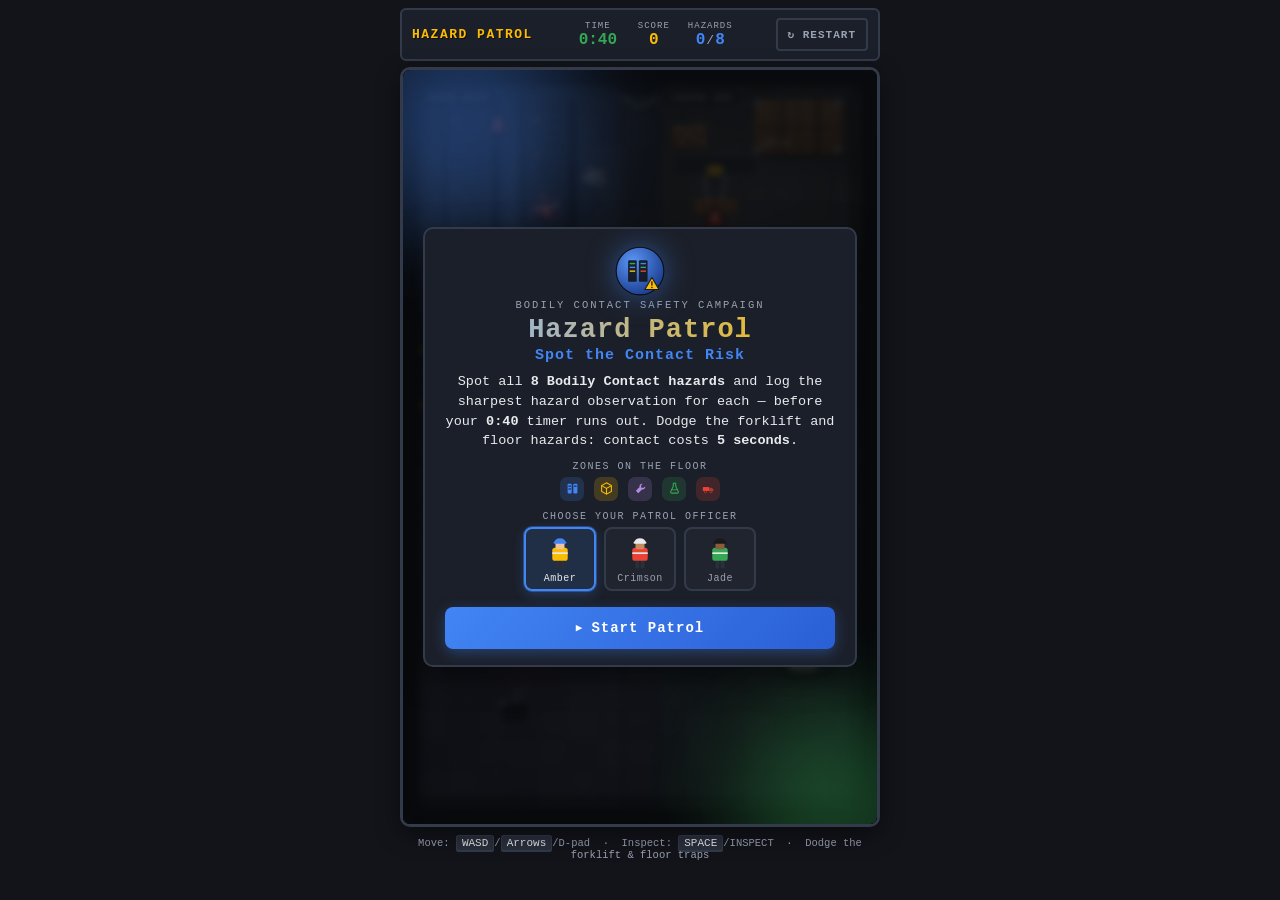
<file: index.html>
<!DOCTYPE html>
<html lang="en">
<head>
<meta charset="UTF-8">
<meta name="viewport" content="width=device-width, initial-scale=1.0, maximum-scale=1.0, user-scalable=no">
<title>Hazard Patrol: Spot the Contact Risk</title>
<link rel="stylesheet" href="style.css">
</head>
<body>
<div id="app">

  <!-- ============ HUD BAR ============ -->
  <header id="hud">
    <div class="hud-brand">HAZARD PATROL</div>
    <div class="hud-stats">
      <div class="hud-item"><span class="hud-label">TIME</span><span class="hud-value" id="hudTime">0:40</span></div>
      <div class="hud-item"><span class="hud-label">SCORE</span><span class="hud-value" id="hudScore">0</span></div>
      <div class="hud-item"><span class="hud-label">HAZARDS</span><span class="hud-value"><span id="hudFound">0</span><span class="hud-sep">/</span><span id="hudTotal">8</span></span></div>
    </div>
    <button id="restartBtn" title="Restart patrol">&#8635;<span class="restart-label"> RESTART</span></button>
  </header>

  <!-- ============ GAME STAGE ============ -->
  <div id="stage">
    <canvas id="gameCanvas" width="480" height="760"></canvas>

    <!-- Floating "press space" prompt & collision toast rendered as DOM for crisp text -->
    <div id="promptBubble" class="hidden">SPACE to inspect</div>
    <div id="toast" class="hidden"></div>

    <!-- On-screen touch controls — shown only on touch devices (see script.js) -->
    <div id="touchControls" class="touch-controls">
      <div class="dpad">
        <button id="btnUp" class="dpad-btn dpad-up" aria-label="Move up">&#9650;</button>
        <button id="btnLeft" class="dpad-btn dpad-left" aria-label="Move left">&#9664;</button>
        <button id="btnRight" class="dpad-btn dpad-right" aria-label="Move right">&#9654;</button>
        <button id="btnDown" class="dpad-btn dpad-down" aria-label="Move down">&#9660;</button>
      </div>
      <button id="btnInspect" class="inspect-btn" aria-label="Inspect hazard">INSPECT</button>
    </div>

    <!-- ============ START SCREEN ============ -->
    <div id="startScreen" class="overlay">
      <div class="aurora" aria-hidden="true">
        <span class="blob blob-blue"></span>
        <span class="blob blob-green"></span>
      </div>
      <div class="particles" aria-hidden="true">
        <span class="particle" style="left:6%; animation-delay:0s;"></span>
        <span class="particle" style="left:18%; animation-delay:1.6s;"></span>
        <span class="particle" style="left:32%; animation-delay:0.7s;"></span>
        <span class="particle" style="left:48%; animation-delay:2.4s;"></span>
        <span class="particle" style="left:62%; animation-delay:1.1s;"></span>
        <span class="particle" style="left:76%; animation-delay:2.9s;"></span>
        <span class="particle" style="left:90%; animation-delay:0.4s;"></span>
      </div>

      <div class="card wide">
        <div class="hero-badge">
          <svg viewBox="0 0 96 96" xmlns="http://www.w3.org/2000/svg" aria-hidden="true">
            <defs>
              <radialGradient id="heroGrad" cx="35%" cy="30%" r="75%">
                <stop offset="0%" stop-color="#5b95f5"/>
                <stop offset="100%" stop-color="#1a3d8f"/>
              </radialGradient>
            </defs>
            <circle cx="48" cy="48" r="44" fill="url(#heroGrad)" stroke="#0d0e12" stroke-width="2"/>
            <rect x="26" y="28" width="16" height="40" rx="2" fill="#12141a" opacity="0.9"/>
            <rect x="46" y="28" width="16" height="40" rx="2" fill="#12141a" opacity="0.9"/>
            <rect x="29" y="33" width="10" height="2.6" fill="#34A853"/>
            <rect x="29" y="40" width="10" height="2.6" fill="#4285F4"/>
            <rect x="29" y="47" width="10" height="2.6" fill="#FBBC05"/>
            <rect x="49" y="33" width="10" height="2.6" fill="#4285F4"/>
            <rect x="49" y="40" width="10" height="2.6" fill="#34A853"/>
            <rect x="49" y="47" width="10" height="2.6" fill="#EA4335"/>
            <path d="M70 60 L83 82 H57 Z" fill="#FBBC05" stroke="#1a1a1a" stroke-width="2" stroke-linejoin="round"/>
            <rect x="68.8" y="67" width="2.4" height="8" fill="#1a1a1a"/>
            <circle cx="70" cy="78.5" r="1.5" fill="#1a1a1a"/>
          </svg>
        </div>

        <p class="kicker">Bodily Contact Safety Campaign</p>
        <h1>Hazard Patrol</h1>
        <h2 class="subtitle">Spot the Contact Risk</h2>
        <p class="lead">
          Spot all <strong>8 Bodily Contact hazards</strong> and log the sharpest hazard observation
          for each — before your <strong id="introTime">0:40</strong> timer runs out.
          Dodge the forklift and floor hazards: contact costs <strong>5 seconds</strong>.
        </p>

        <p class="mini-label">Zones on the Floor</p>
        <div class="zone-strip">
          <span class="zone-icon zone-icon-rack" title="Server Rack Aisle"><svg viewBox="0 0 16 16"><rect x="2" y="2" width="5" height="12" rx="1" fill="currentColor"/><rect x="9" y="2" width="5" height="12" rx="1" fill="currentColor"/><rect x="3" y="4.5" width="3" height="1.2" fill="#12141a"/><rect x="3" y="8" width="3" height="1.2" fill="#12141a"/><rect x="10" y="4.5" width="3" height="1.2" fill="#12141a"/></svg></span>
          <span class="zone-icon zone-icon-load" title="Loading Area"><svg viewBox="0 0 16 16"><path d="M8 1 14 4.5 14 11.5 8 15 2 11.5 2 4.5Z" fill="none" stroke="currentColor" stroke-width="1.3"/><path d="M2 4.5 8 8 14 4.5M8 8V15" fill="none" stroke="currentColor" stroke-width="1.3"/></svg></span>
          <span class="zone-icon zone-icon-maint" title="Maintenance Area"><svg viewBox="0 0 16 16"><path d="M10.6 2.3a3 3 0 0 0-3.7 3.9L2.3 10.8l2.9 2.9 4.6-4.6a3 3 0 0 0 3.9-3.7L11.9 7.2 8.8 7.2 8.8 4.1Z" fill="currentColor"/></svg></span>
          <span class="zone-icon zone-icon-chem" title="Chemical Storage Corner"><svg viewBox="0 0 16 16"><path d="M6 1.5h4M6.5 1.5v3.8L3.4 11.7a1.4 1.4 0 0 0 1.3 2h6.6a1.4 1.4 0 0 0 1.3-2L9.5 5.3V1.5" fill="none" stroke="currentColor" stroke-width="1.3" stroke-linejoin="round"/><path d="M4.6 9.6h6.8" stroke="currentColor" stroke-width="1.1"/></svg></span>
          <span class="zone-icon zone-icon-path" title="Forklift Route"><svg viewBox="0 0 16 16"><rect x="1" y="6" width="8" height="5" rx="1" fill="currentColor"/><path d="M9 7h3l2 2v2h-5Z" fill="currentColor" opacity="0.65"/><circle cx="4.2" cy="12" r="1.3" fill="#12141a" stroke="currentColor" stroke-width="0.8"/><circle cx="11" cy="12" r="1.3" fill="#12141a" stroke="currentColor" stroke-width="0.8"/></svg></span>
        </div>

        <div class="char-select">
          <p class="mini-label">Choose Your Patrol Officer</p>
          <div class="char-options" id="charOptions">
            <button type="button" class="char-btn selected" data-char="0" aria-pressed="true">
              <svg viewBox="0 0 40 56" aria-hidden="true">
                <rect x="13" y="38" width="6" height="14" rx="2" fill="#2b2f3a"/>
                <rect x="21" y="38" width="6" height="14" rx="2" fill="#2b2f3a"/>
                <rect x="8" y="20" width="24" height="20" rx="4" fill="#FBBC05"/>
                <rect x="8" y="27" width="24" height="2.5" fill="#e8eaed"/>
                <rect x="13" y="10" width="14" height="12" rx="3" fill="#f0c39a"/>
                <path d="M11 12a9 7 0 0 1 18 0Z" fill="#4285F4"/>
                <rect x="10" y="10.5" width="20" height="3" rx="1.5" fill="#4285F4"/>
              </svg>
              <span>Amber</span>
            </button>
            <button type="button" class="char-btn" data-char="1" aria-pressed="false">
              <svg viewBox="0 0 40 56" aria-hidden="true">
                <rect x="13" y="38" width="6" height="14" rx="2" fill="#2b2f3a"/>
                <rect x="21" y="38" width="6" height="14" rx="2" fill="#2b2f3a"/>
                <rect x="8" y="20" width="24" height="20" rx="4" fill="#EA4335"/>
                <rect x="8" y="27" width="24" height="2.5" fill="#e8eaed"/>
                <rect x="13" y="10" width="14" height="12" rx="3" fill="#c98a5b"/>
                <path d="M11 12a9 7 0 0 1 18 0Z" fill="#e8eaed"/>
                <rect x="10" y="10.5" width="20" height="3" rx="1.5" fill="#e8eaed"/>
              </svg>
              <span>Crimson</span>
            </button>
            <button type="button" class="char-btn" data-char="2" aria-pressed="false">
              <svg viewBox="0 0 40 56" aria-hidden="true">
                <rect x="13" y="38" width="6" height="14" rx="2" fill="#2b2f3a"/>
                <rect x="21" y="38" width="6" height="14" rx="2" fill="#2b2f3a"/>
                <rect x="8" y="20" width="24" height="20" rx="4" fill="#34A853"/>
                <rect x="8" y="27" width="24" height="2.5" fill="#e8eaed"/>
                <rect x="13" y="10" width="14" height="12" rx="3" fill="#8d5a3c"/>
                <path d="M11 12a9 7 0 0 1 18 0Z" fill="#1a1a1a"/>
                <rect x="10" y="10.5" width="20" height="3" rx="1.5" fill="#1a1a1a"/>
              </svg>
              <span>Jade</span>
            </button>
          </div>
        </div>

        <button id="startBtn" class="btn-primary"><span class="btn-icon">&#9654;</span> Start Patrol</button>
      </div>
    </div>

    <!-- ============ HAZARD INSPECT MODAL ============ -->
    <div id="hazardModal" class="overlay hidden">
      <div class="card">
        <p class="hz-zone" id="hzZone">ZONE</p>
        <h2 id="hzTitle">Hazard Name</h2>
        <p id="hzScenario">Scenario text.</p>

        <p class="hz-question">How should this hazard be logged?</p>
        <div id="hzOptions" class="hz-options"></div>

        <div id="hzFeedback" class="hz-feedback hidden">
          <p id="hzFeedbackText"></p>
          <p id="hzCategoryLine" class="hz-category"></p>
          <p id="hzPoints"></p>
          <button id="hzContinue" class="btn-primary">Continue Patrol</button>
        </div>
      </div>
    </div>

    <!-- ============ END SCREEN ============ -->
    <div id="endScreen" class="overlay hidden">
      <div class="aurora" aria-hidden="true">
        <span class="blob blob-blue"></span>
        <span class="blob blob-green"></span>
      </div>
      <div class="particles" aria-hidden="true">
        <span class="particle" style="left:10%; animation-delay:0.2s;"></span>
        <span class="particle" style="left:26%; animation-delay:1.9s;"></span>
        <span class="particle" style="left:40%; animation-delay:1s;"></span>
        <span class="particle" style="left:58%; animation-delay:2.6s;"></span>
        <span class="particle" style="left:72%; animation-delay:0.6s;"></span>
        <span class="particle" style="left:86%; animation-delay:1.4s;"></span>
      </div>

      <div class="card wide">
        <p class="kicker">Patrol Results</p>
        <h1 id="endHeadline">Patrol Complete</h1>
        <p class="rating" id="endRating">Rating</p>

        <div class="results-grid">
          <div class="result-box">
            <span class="result-label">Final Score</span>
            <span class="result-value" id="endScore">0 / 80</span>
          </div>
          <div class="result-box">
            <span class="result-label">Hazards Found</span>
            <span class="result-value" id="endFound">0 / 8</span>
          </div>
          <div class="result-box">
            <span class="result-label">Accuracy</span>
            <span class="result-value" id="endAccuracy">0%</span>
          </div>
        </div>

        <p class="lead small" id="endMessage"></p>
        <button id="playAgainBtn" class="btn-primary"><span class="btn-icon">&#8635;</span> Play Again</button>
      </div>
    </div>

  </div>

  <footer id="controlsBar">
    Move: <kbd>WASD</kbd>/<kbd>Arrows</kbd>/D-pad &nbsp;·&nbsp; Inspect: <kbd>SPACE</kbd>/INSPECT &nbsp;·&nbsp; Dodge the forklift &amp; floor traps
  </footer>
</div>

<script src="script.js"></script>
</body>
</html>
</file>
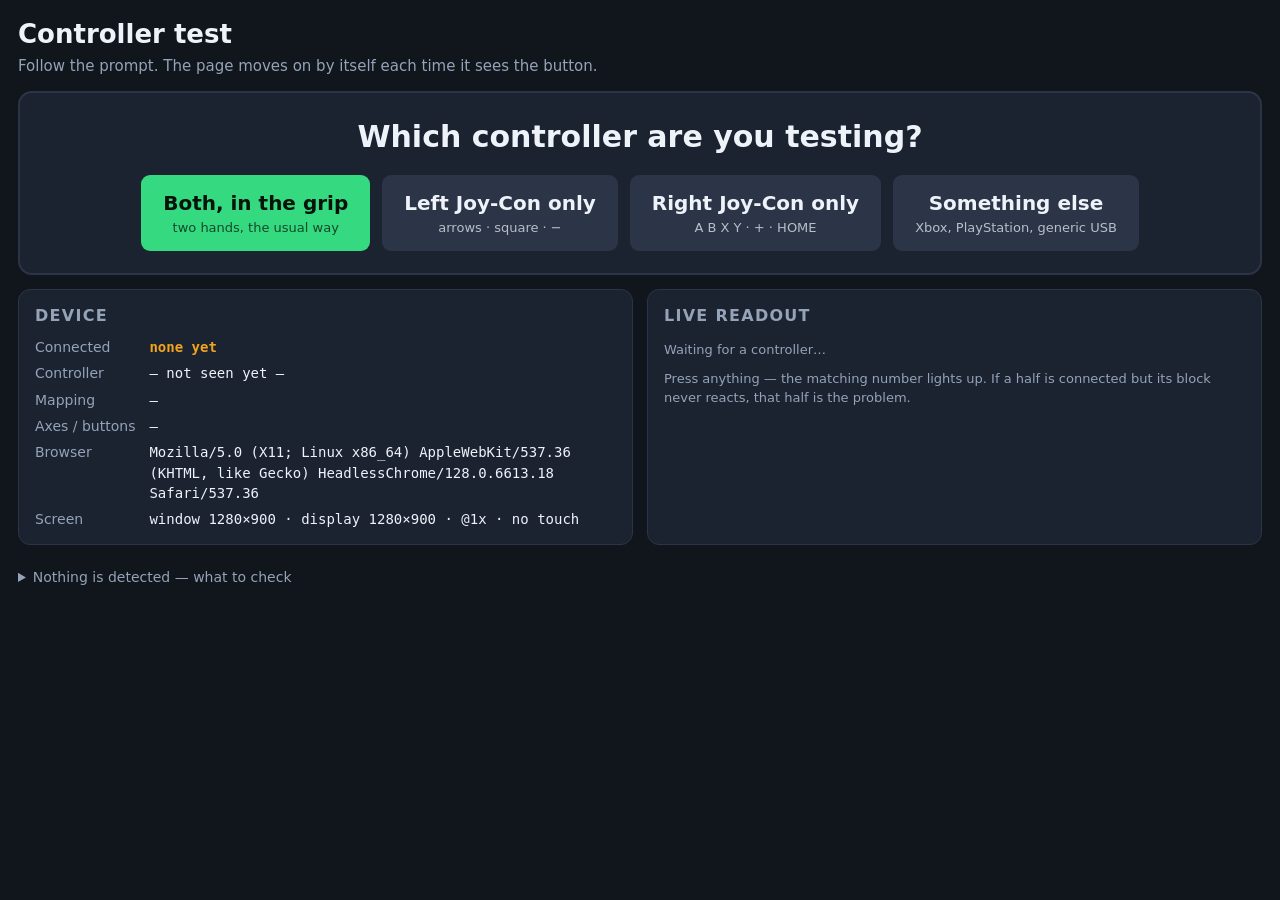
<file: stay-alert-around-mhe/padtest.html>
<!DOCTYPE html>
<html lang="en">
<head>
<meta charset="utf-8">
<meta name="viewport" content="width=device-width, initial-scale=1, viewport-fit=cover">
<title>Controller Test — Stay Alert Around MHE</title>
<style>
  :root{
    --bg:#11151c; --panel:#1b2230; --line:#2c3547; --ink:#eef3fa;
    --dim:#94a3b8; --hot:#35d97f; --warn:#f2a41c; --bad:#ef5b5b;
  }
  *{box-sizing:border-box}
  body{margin:0;background:var(--bg);color:var(--ink);
       font:16px/1.45 system-ui,-apple-system,"Segoe UI",Roboto,sans-serif;
       padding:16px 18px 40px;-webkit-text-size-adjust:100%}
  h1{margin:0 0 2px;font-size:clamp(19px,2.6vw,26px)}
  .sub{color:var(--dim);margin-bottom:14px;font-size:clamp(13px,1.5vw,15px)}

  /* ---- the guided step, the only thing that matters while testing ---- */
  #stage{background:var(--panel);border:2px solid var(--line);border-radius:14px;
         padding:22px 20px;margin-bottom:14px;text-align:center}
  #stage.live{border-color:var(--hot)}
  #stepNo{color:var(--dim);font-size:clamp(13px,1.6vw,16px);letter-spacing:.09em;
          text-transform:uppercase;margin-bottom:6px}
  #prompt{font-size:clamp(24px,4.6vw,44px);font-weight:800;line-height:1.15;margin-bottom:8px}
  #where{color:var(--dim);font-size:clamp(14px,1.9vw,19px)}
  #gotIt{color:var(--hot);font-weight:700;font-size:clamp(15px,2vw,20px);
         min-height:1.5em;margin-top:10px}
  .bar{height:10px;background:#0d1219;border-radius:5px;overflow:hidden;margin-top:16px}
  .bar > i{display:block;height:100%;background:var(--hot);width:0;transition:width .25s}
  .acts{margin-top:14px;display:flex;gap:10px;justify-content:center;flex-wrap:wrap}
  button{background:var(--line);color:var(--ink);border:0;border-radius:9px;
         padding:11px 18px;font-size:15px;cursor:pointer;font-family:inherit}
  button:active{background:#3a465e}
  button.go{background:var(--hot);color:#07120b;font-weight:700}

  #pick{background:var(--panel);border:2px solid var(--line);border-radius:14px;
        padding:22px 20px;margin-bottom:14px;text-align:center}
  #pickTitle{font-size:clamp(20px,3.4vw,30px);font-weight:800;margin-bottom:16px}
  .pickRow{display:flex;gap:12px;justify-content:center;flex-wrap:wrap}
  .pickBtn{display:flex;flex-direction:column;gap:5px;align-items:center;
           padding:16px 22px;font-size:clamp(16px,2.1vw,20px);font-weight:700;min-width:180px}
  .pickBtn small{font-weight:400;font-size:13px;opacity:.72}

  /* ---- results ---- */
  #results{display:none}
  #results.show{display:block}
  .done{background:#16301f;border:2px solid var(--hot);border-radius:14px;
        padding:18px 20px;margin-bottom:14px}
  .done h2{margin:0 0 4px;font-size:clamp(19px,2.8vw,26px);color:var(--hot)}
  .done p{margin:0;color:#b9e8cd;font-size:clamp(14px,1.7vw,17px)}
  table{width:100%;border-collapse:collapse;font-size:clamp(14px,1.7vw,17px)}
  td{padding:7px 8px;border-bottom:1px solid var(--line);vertical-align:top}
  td.k{color:var(--dim);white-space:nowrap;width:44%}
  td.v{font-family:ui-monospace,SFMono-Regular,Menlo,monospace;font-weight:700}
  td.v.none{color:var(--warn);font-weight:400}

  .grid{display:grid;gap:14px;grid-template-columns:repeat(auto-fit,minmax(310px,1fr))}
  .panel{background:var(--panel);border:1px solid var(--line);border-radius:12px;padding:14px 16px}
  .panel h2{margin:0 0 10px;font-size:clamp(13px,1.6vw,16px);color:var(--dim);
            text-transform:uppercase;letter-spacing:.08em}
  dl{margin:0;display:grid;grid-template-columns:auto 1fr;gap:6px 14px;font-size:14px}
  dt{color:var(--dim);white-space:nowrap}
  dd{margin:0;word-break:break-word;font-family:ui-monospace,Menlo,monospace}
  .axrow{display:flex;align-items:center;gap:9px;margin-bottom:7px}
  .axname{width:52px;color:var(--dim);font-family:ui-monospace,monospace;font-size:13px}
  .axbar{position:relative;flex:1;height:18px;background:#0d1219;border-radius:5px;overflow:hidden}
  .axmid{position:absolute;left:50%;top:0;bottom:0;width:1px;background:var(--line)}
  .axfill{position:absolute;top:3px;bottom:3px;border-radius:3px;background:var(--line)}
  .axval{width:56px;text-align:right;font-family:ui-monospace,monospace;font-size:13px}
  .btns{display:flex;flex-wrap:wrap;gap:6px}
  .btn{min-width:42px;padding:8px 5px;text-align:center;border-radius:7px;background:#0d1219;
       border:1px solid var(--line);font-family:ui-monospace,monospace;font-size:14px;color:var(--dim)}
  .btn.hit{background:var(--hot);border-color:var(--hot);color:#07120b;font-weight:700}
  .note{color:var(--dim);font-size:13px;margin-top:10px}
  dd.ok{color:var(--hot);font-weight:700}
  dd.warn{color:var(--warn);font-weight:700}
  .padHead{color:var(--dim);font-size:12px;letter-spacing:.07em;text-transform:uppercase;
           margin:2px 0 6px;border-top:1px solid var(--line);padding-top:8px}
  details{margin-top:16px}
  summary{color:var(--dim);cursor:pointer;font-size:14px;padding:6px 0}
</style>
</head>
<body>

<h1>Controller test</h1>
<div class="sub">Follow the prompt. The page moves on by itself each time it sees the button.</div>

<div id="pick">
  <div id="pickTitle">Which controller are you testing?</div>
  <div class="pickRow">
    <button class="go pickBtn" data-layout="grip">Both, in the grip<small>two hands, the usual way</small></button>
    <button class="pickBtn" data-layout="left">Left Joy‑Con only<small>arrows · square · −</small></button>
    <button class="pickBtn" data-layout="right">Right Joy‑Con only<small>A B X Y · + · HOME</small></button>
    <button class="pickBtn" data-layout="other">Something else<small>Xbox, PlayStation, generic USB</small></button>
  </div>
</div>

<div id="stage" style="display:none">
  <div id="stepNo">Step 1</div>
  <div id="prompt">Press any button on the controller</div>
  <div id="where">Browsers hide a controller until something is pressed. If nothing happens,
    it is not paired — check Bluetooth settings.</div>
  <div id="gotIt"></div>
  <div class="bar"><i id="prog"></i></div>
  <div class="acts">
    <button id="skip">This button doesn’t work — skip it</button>
    <button id="restart">Start over</button>
  </div>
</div>

<div id="results">
  <div class="done">
    <h2>✅ Done — screenshot this table and send it over</h2>
    <p>Everything I need is in the one table below.</p>
  </div>
  <div class="panel" style="margin-bottom:14px">
    <h2>What each control reported</h2>
    <table id="resTable"></table>
  </div>
</div>

<div class="grid">
  <div class="panel">
    <h2>Device</h2>
    <dl>
      <dt>Connected</dt><dd id="padCount" class="warn">none yet</dd>
      <dt>Controller</dt><dd id="padId">— not seen yet —</dd>
      <dt>Mapping</dt><dd id="padMap">—</dd>
      <dt>Axes / buttons</dt><dd id="padCounts">—</dd>
      <dt>Browser</dt><dd id="ua">—</dd>
      <dt>Screen</dt><dd id="screen">—</dd>
    </dl>
  </div>
  <div class="panel">
    <h2>Live readout</h2>
    <div id="axes"><span class="note">Waiting for a controller…</span></div>
    <div class="note">Press anything — the matching number lights up. If a half
      is connected but its block never reacts, that half is the problem.</div>
  </div>
</div>

<details>
  <summary>Nothing is detected — what to check</summary>
  <div class="note">
    1. The Joy‑Con must be paired to <em>this</em> device, not to a Switch. Hold the small round
    sync button on the flat rail edge for about 3 seconds until the four little lights run back
    and forth, then pair it in Bluetooth settings as “Joy‑Con (L)”.<br>
    2. Press a button on it after the page has loaded — the browser will not show it otherwise.<br>
    3. If this page is open in a TV or monitor’s own built-in browser, it may not support
    controllers at all. Try the same page on a laptop to compare.
  </div>
</details>

<script>
(function(){
  var $ = function(id){ return document.getElementById(id); };

  // shared opening steps — wake, then the four stick directions
  function stickSteps(){
    return [
      { type:'wake', prompt:'Press any button on the controller',
        where:'Any button at all — this just wakes it up.' },
      { type:'axis', key:'Stick LEFT',  prompt:'Push the stick LEFT',
        where:'Hold it sideways, stick on the left, like you would to play. Hold until it moves on.' },
      { type:'axis', key:'Stick RIGHT', prompt:'Push the stick RIGHT', where:'Same grip. Hold it.' },
      { type:'axis', key:'Stick UP',    prompt:'Push the stick UP',    where:'Same grip. Hold it.' },
      { type:'axis', key:'Stick DOWN',  prompt:'Push the stick DOWN',  where:'Same grip. Hold it.' }
    ];
  }
  var RAIL = [
    { type:'btn', key:'SL', prompt:'Press SL',
      where:'On the flat rail edge — the shoulder button nearer the stick.' },
    { type:'btn', key:'SR', prompt:'Press SR', where:'On the rail edge, the other shoulder button.' }
  ];
  var CLICK = { type:'btn', key:'Stick click', prompt:'Press the stick IN',
                where:'Push straight down on the stick until it clicks.' };

  var LAYOUTS = {
    left: stickSteps().concat([
      { type:'btn', key:'Arrow ▲', prompt:'Press the ▲ arrow', where:'The four round arrow buttons.' },
      { type:'btn', key:'Arrow ▼', prompt:'Press the ▼ arrow', where:'' },
      { type:'btn', key:'Arrow ◀', prompt:'Press the ◀ arrow', where:'' },
      { type:'btn', key:'Arrow ▶', prompt:'Press the ▶ arrow', where:'' }
    ], RAIL, [
      { type:'btn', key:'Capture (square)', prompt:'Press the square button',
        where:'The small square one, below and right of the arrows.' },
      { type:'btn', key:'Minus (−)', prompt:'Press the − button', where:'The small dash, by the corner.' },
      CLICK
    ]),
    right: stickSteps().concat([
      { type:'btn', key:'A', prompt:'Press A', where:'The four lettered buttons.' },
      { type:'btn', key:'B', prompt:'Press B', where:'' },
      { type:'btn', key:'X', prompt:'Press X', where:'' },
      { type:'btn', key:'Y', prompt:'Press Y', where:'' }
    ], RAIL, [
      { type:'btn', key:'Plus (+)', prompt:'Press the + button', where:'The small plus, by the corner.' },
      { type:'btn', key:'HOME', prompt:'Press the round HOME button',
        where:'The circle near the stick. It may do nothing here — skip it if so.' },
      CLICK
    ]),
    other: stickSteps().concat([
      { type:'btn', key:'Bottom face button', prompt:'Press the BOTTOM face button',
        where:'On an Xbox pad that is A; on a Switch pad it is B.' },
      { type:'btn', key:'Right face button', prompt:'Press the RIGHT face button', where:'' },
      { type:'btn', key:'Left face button',  prompt:'Press the LEFT face button',  where:'' },
      { type:'btn', key:'Top face button',   prompt:'Press the TOP face button',   where:'' },
      { type:'btn', key:'Left shoulder',  prompt:'Press the LEFT shoulder button',  where:'LB / L.' },
      { type:'btn', key:'Right shoulder', prompt:'Press the RIGHT shoulder button', where:'RB / R.' },
      { type:'btn', key:'Left trigger',  prompt:'Squeeze the LEFT trigger',  where:'LT / ZL.' },
      { type:'btn', key:'Right trigger', prompt:'Squeeze the RIGHT trigger', where:'RT / ZR.' },
      { type:'btn', key:'Start / Menu', prompt:'Press START (or ≡ / +)', where:'' },
      { type:'btn', key:'Select / Back', prompt:'Press SELECT (or ⧉ / −)', where:'' },
      CLICK
    ])
  };

  // held in the grip, two hands, upright — the normal Switch grip
  LAYOUTS.grip = [
    { type:'wake', prompt:'Press any button on the controller',
      where:'Any button at all — this just wakes it up.' },
    { type:'axis', key:'LEFT stick — left',  prompt:'Push the LEFT stick LEFT',
      where:'Hold the grip in two hands, upright, as normal. Hold until it moves on.' },
    { type:'axis', key:'LEFT stick — right', prompt:'Push the LEFT stick RIGHT', where:'Hold it.' },
    { type:'axis', key:'LEFT stick — up',    prompt:'Push the LEFT stick UP',    where:'Hold it.' },
    { type:'axis', key:'LEFT stick — down',  prompt:'Push the LEFT stick DOWN',  where:'Hold it.' },
    { type:'axis', key:'RIGHT stick — left', prompt:'Push the RIGHT stick LEFT', where:'Hold it.' },
    { type:'axis', key:'RIGHT stick — up',   prompt:'Push the RIGHT stick UP',   where:'Hold it.' },
    { type:'btn', key:'D-pad ▲', prompt:'Press ▲ on the left half', where:'The four arrow buttons.' },
    { type:'btn', key:'D-pad ▼', prompt:'Press ▼ on the left half', where:'' },
    { type:'btn', key:'D-pad ◀', prompt:'Press ◀ on the left half', where:'' },
    { type:'btn', key:'D-pad ▶', prompt:'Press ▶ on the left half', where:'' },
    { type:'btn', key:'A', prompt:'Press A', where:'Right half — A is the button on the RIGHT.' },
    { type:'btn', key:'B', prompt:'Press B', where:'The BOTTOM one.' },
    { type:'btn', key:'X', prompt:'Press X', where:'The TOP one.' },
    { type:'btn', key:'Y', prompt:'Press Y', where:'The one on the LEFT.' },
    { type:'btn', key:'L',  prompt:'Press L',  where:'Top edge, left half — the nearer shoulder.' },
    { type:'btn', key:'ZL', prompt:'Squeeze ZL', where:'Top edge, left half — behind L.' },
    { type:'btn', key:'R',  prompt:'Press R',  where:'Top edge, right half.' },
    { type:'btn', key:'ZR', prompt:'Squeeze ZR', where:'Top edge, right half — behind R.' },
    { type:'btn', key:'Minus (−)', prompt:'Press the − button', where:'Left half, by the corner.' },
    { type:'btn', key:'Plus (+)',  prompt:'Press the + button',  where:'Right half, by the corner.' },
    { type:'btn', key:'Left stick click',  prompt:'Press the LEFT stick IN',  where:'Until it clicks.' },
    { type:'btn', key:'Right stick click', prompt:'Press the RIGHT stick IN', where:'Until it clicks.' }
  ];

  var STEPS = LAYOUTS.grip, layoutName = 'Both Joy-Cons in the grip';
  var step = 0, armed = false, results = [], seen = false, finished = false;
  var started = false;

  $('ua').textContent = navigator.userAgent;
  var de = document.documentElement;
  var vw = window.innerWidth || de.clientWidth, vh = window.innerHeight || de.clientHeight;
  var sp = ['window ' + vw + '×' + vh];
  if(window.screen && screen.width) sp.push('display ' + screen.width + '×' + screen.height);
  sp.push('@' + (window.devicePixelRatio || 1) + 'x');
  sp.push((('ontouchstart' in window) || navigator.maxTouchPoints > 0) ? 'touch' : 'no touch');
  $('screen').textContent = sp.join(' · ');

  function showStep(){
    var s = STEPS[step];
    $('stepNo').textContent = 'Step ' + (step + 1) + ' of ' + STEPS.length;
    $('prompt').textContent = s.prompt;
    $('where').textContent = s.where || '';
    $('prog').style.width = Math.round(step / STEPS.length * 100) + '%';
    $('skip').style.display = (s.type === 'wake') ? 'none' : '';
    armed = false;
  }

  function record(key, value){
    if(key) results.push({ k:key, v:value });
    $('gotIt').textContent = key ? (key + ' → ' + value) : 'Got it';
    step++;
    if(step >= STEPS.length) finish(); else showStep();
  }

  function finish(){
    finished = true;
    $('stage').style.display = 'none';
    var t = $('resTable'), html = '';
    // the device facts go in the same table, so one screenshot carries everything
    var pads = allPads();
    html += '<tr><td class="k">Tested as</td><td class="v">' + layoutName + '</td></tr>';
    html += '<tr><td class="k">Devices seen</td><td class="v">' + pads.length + '</td></tr>';
    if(!pads.length){
      html += '<tr><td class="k">Controller</td><td class="v none">(disconnected)</td></tr>';
    }
    for(var n=0;n<pads.length;n++){
      var pre = pads.length > 1 ? ('pad ' + pads[n].index + ' — ') : '';
      html += '<tr><td class="k">' + pre + 'controller</td><td class="v">' +
              (pads[n].id || '(no id)') + '</td></tr>';
      html += '<tr><td class="k">' + pre + 'mapping</td><td class="v">' +
              (pads[n].mapping ? pads[n].mapping : '(blank — non-standard)') + '</td></tr>';
      html += '<tr><td class="k">' + pre + 'axes / buttons</td><td class="v">' +
              pads[n].axes.length + ' / ' + pads[n].buttons.length + '</td></tr>';
    }
    html += '<tr><td class="k">Browser</td><td class="v" style="font-weight:400;font-size:.8em">' +
            navigator.userAgent + '</td></tr>';
    for(var i=0;i<results.length;i++){
      var none = /^not /.test(results[i].v);
      html += '<tr><td class="k">' + results[i].k + '</td>' +
              '<td class="v' + (none ? ' none' : '') + '">' + results[i].v + '</td></tr>';
    }
    t.innerHTML = html;
    $('results').classList.add('show');
    window.scrollTo(0,0);
  }

  var picks = document.querySelectorAll('.pickBtn');
  for(var pi=0; pi<picks.length; pi++){
    picks[pi].onclick = function(){
      var which = this.getAttribute('data-layout');
      STEPS = LAYOUTS[which];
      layoutName = { grip:'Both Joy-Cons in the grip', left:'Left Joy-Con only',
                     right:'Right Joy-Con only', other:'Other controller' }[which] || which;
      started = true;
      $('pick').style.display = 'none';
      $('stage').style.display = '';
      step = 0; results = []; finished = false;
      $('gotIt').textContent = '';
      showStep();
    };
  }

  $('skip').onclick = function(){
    if(finished || !started) return;
    record(STEPS[step].key, 'not detected');
  };
  $('restart').onclick = function(){
    step = 0; results = []; finished = false; started = false;
    $('results').classList.remove('show');
    $('stage').style.display = 'none';
    $('pick').style.display = '';
    $('gotIt').textContent = '';
  };

  /* Two Joy-Cons in the grip may arrive as two separate devices, so every
     lookup runs across all of them and the answer says which one it came
     from. That distinction is the whole point of the grip test. */
  function allPads(){
    var pads, out = [];
    try { pads = navigator.getGamepads ? navigator.getGamepads() : []; }
    catch(e){ return out; }
    if(!pads) return out;
    for(var i=0;i<pads.length;i++) if(pads[i] && pads[i].connected) out.push(pads[i]);
    return out;
  }
  function firstPad(){ var p = allPads(); return p.length ? p[0] : null; }
  function padTag(pads, p){ return pads.length > 1 ? ('pad ' + p.index + ' · ') : ''; }

  function anyDown(pads){
    for(var n=0;n<pads.length;n++){
      var gp = pads[n];
      for(var i=0;i<gp.buttons.length;i++){
        var b = gp.buttons[i];
        if(b && (b.pressed || b.value > 0.4)) return { pad:gp, i:i };
      }
    }
    return null;
  }
  function biggestAxis(pads){
    var best = null, mag = 0;
    for(var n=0;n<pads.length;n++){
      var gp = pads[n];
      for(var i=0;i<gp.axes.length;i++){
        var m = Math.abs(gp.axes[i] || 0);
        if(m > mag){ mag = m; best = { pad:gp, i:i, v:gp.axes[i] || 0 }; }
      }
    }
    return best ? { pad:best.pad, i:best.i, v:best.v, mag:mag } : { i:-1, mag:0, v:0 };
  }

  /* Every connected pad gets its own live block. Rendering only the first one
     made a perfectly healthy second controller look dead, which is worse than
     showing nothing — you cannot tell "not connected" from "not displayed". */
  var liveSig = '';
  function renderLive(pads){
    var host = $('axes');
    var sig = pads.map(function(p){
      return p.index + ':' + p.axes.length + ':' + p.buttons.length; }).join('|');
    if(sig !== liveSig){
      liveSig = sig;
      host.innerHTML = '';
      for(var n=0;n<pads.length;n++){
        var p = pads[n], blk = document.createElement('div');
        blk.style.marginBottom = '12px';
        var h = '';
        if(pads.length > 1){
          h += '<div class="padHead">pad ' + p.index + ' — ' +
               (/2006|joy-con \(l\)/i.test(p.id||'') ? 'left half'
                : /2007|joy-con \(r\)/i.test(p.id||'') ? 'right half' : 'controller') + '</div>';
        }
        for(var i=0;i<p.axes.length;i++){
          h += '<div class="axrow"><span class="axname">axis ' + i + '</span>' +
               '<span class="axbar"><span class="axmid"></span>' +
               '<span class="axfill" id="axf' + p.index + '_' + i + '"></span></span>' +
               '<span class="axval" id="axv' + p.index + '_' + i + '">0.00</span></div>';
        }
        h += '<div class="btns">';
        for(var k=0;k<p.buttons.length;k++)
          h += '<div class="btn" id="lb' + p.index + '_' + k + '">' + k + '</div>';
        h += '</div>';
        blk.innerHTML = h;
        host.appendChild(blk);
      }
    }
    for(var m=0;m<pads.length;m++){
      var gp = pads[m];
      for(var j=0;j<gp.axes.length;j++){
        var v = gp.axes[j] || 0, f = $('axf' + gp.index + '_' + j);
        if(f){
          var half = Math.min(Math.abs(v),1) * 50;
          f.style.left = (v < 0 ? 50 - half : 50) + '%';
          f.style.width = half + '%';
          f.style.background = Math.abs(v) > 0.3 ? 'var(--hot)' : 'var(--line)';
        }
        var tv = $('axv' + gp.index + '_' + j); if(tv) tv.textContent = v.toFixed(2);
      }
      for(var q=0;q<gp.buttons.length;q++){
        var bb = gp.buttons[q], el2 = $('lb' + gp.index + '_' + q);
        if(el2) el2.className = 'btn' + ((bb && (bb.pressed || bb.value > 0.4)) ? ' hit' : '');
      }
    }
  }

  function tick(){
    var pads = allPads(), gp = pads.length ? pads[0] : null;
    if(gp){
      if(!seen){ seen = true; $('stage').classList.add('live'); }
      var idTxt = [], mapTxt = [], cntTxt = [];
      for(var n=0;n<pads.length;n++){
        var pre = pads.length > 1 ? ('pad ' + pads[n].index + ': ') : '';
        idTxt.push(pre + (pads[n].id || '(no id)'));
        mapTxt.push(pre + (pads[n].mapping ? pads[n].mapping : '(blank — non-standard)'));
        cntTxt.push(pre + pads[n].axes.length + ' axes, ' + pads[n].buttons.length + ' buttons');
      }
      $('padId').textContent = (pads.length > 1 ? pads.length + ' devices — ' : '') + idTxt.join('  |  ');
      $('padMap').textContent = mapTxt.join('  |  ');
      $('padCounts').textContent = cntTxt.join('  |  ');
      $('padCount').textContent = pads.length + (pads.length === 1 ? ' device' : ' devices');
      $('padCount').className = pads.length >= 2 ? 'ok' : 'warn';
      renderLive(pads);

      if(started && !finished){
        var s = STEPS[step];
        var btn = anyDown(pads), ax = biggestAxis(pads);
        var quiet = (!btn && ax.mag < 0.3);
        if(!armed){ if(quiet) armed = true; }
        else if(s.type === 'wake'){
          if(btn || ax.mag > 0.6) record(null, '');
        } else if(s.type === 'btn'){
          if(btn) record(s.key, padTag(pads, btn.pad) + 'button ' + btn.i);
        } else if(s.type === 'axis'){
          if(ax.mag > 0.6){
            record(s.key, padTag(pads, ax.pad) + 'axis ' + ax.i +
                          ' = ' + (ax.v > 0 ? '+' : '') + ax.v.toFixed(2));
          }
        }
      }
    } else if(seen){
      seen = false;
      $('stage').classList.remove('live');
      $('padId').textContent = '— disconnected —';
      $('padCount').textContent = 'none'; $('padCount').className = 'warn';
      liveSig = ''; $('axes').innerHTML = '<span class="note">Waiting for a controller…</span>';
    }
    requestAnimationFrame(tick);
  }

  tick();
})();
</script>

</body>
</html>
</file>
<file: style.css>
/* ==========================================================================
   Hazard Patrol — Stylesheet
   Mobile-first, clean visual language for a professional safety-campaign
   audience. No external fonts/images — everything here is system fonts +
   CSS/canvas shapes so the game stays fully self-contained.
   ========================================================================== */

:root {
  --bg: #12141a;
  --panel: #1b1f29;
  --panel-border: #333a4a;
  --text: #e8eaed;
  --text-dim: #9aa1b2;

  --blue: #4285F4;
  --red: #EA4335;
  --yellow: #FBBC05;
  --green: #34A853;

  --font: "Consolas", "Courier New", ui-monospace, monospace;
}

* { box-sizing: border-box; }

html, body {
  margin: 0;
  padding: 0;
  background: var(--bg);
  color: var(--text);
  font-family: var(--font);
  height: 100%;
}

#app {
  display: flex;
  flex-direction: column;
  align-items: center;
  min-height: 100vh;
  padding: 8px;
  gap: 6px;
}

/* ---------------- HUD ---------------- */
#hud {
  width: 100%;
  max-width: 480px;
  display: flex;
  align-items: center;
  justify-content: space-between;
  background: var(--panel);
  border: 2px solid var(--panel-border);
  border-radius: 6px;
  padding: 8px 10px;
  gap: 8px;
  flex-wrap: nowrap;
}

.hud-brand {
  font-weight: 700;
  letter-spacing: 1.5px;
  color: var(--yellow);
  font-size: 13px;
  text-shadow: 1px 1px 0 rgba(0,0,0,0.5);
  white-space: nowrap;
}

.hud-stats {
  display: flex;
  gap: 12px;
  flex-wrap: nowrap;
}

.hud-item {
  display: flex;
  flex-direction: column;
  align-items: center;
  min-width: 44px;
}

.hud-label {
  font-size: 9px;
  letter-spacing: 1px;
  color: var(--text-dim);
}

.hud-value {
  display: inline-flex;
  align-items: baseline;
  gap: 1px;
  font-size: 16px;
  font-weight: 700;
  white-space: nowrap;
}

.hud-sep { color: var(--text-dim); font-size: 13px; font-weight: 400; }

#hudTime { color: var(--green); }
#hudScore { color: var(--yellow); }
#hudFound, #hudTotal { color: var(--blue); }

@media (max-width: 430px) {
  .restart-label { display: none; }
  .hud-brand { font-size: 11px; letter-spacing: 1px; }
}

#restartBtn {
  background: var(--panel);
  color: var(--text-dim);
  border: 2px solid var(--panel-border);
  border-radius: 4px;
  padding: 8px 10px;
  font-family: var(--font);
  font-weight: 700;
  font-size: 11px;
  letter-spacing: 1px;
  cursor: pointer;
}
#restartBtn:hover { color: var(--text); border-color: var(--blue); }

/* ---------------- STAGE ---------------- */
#stage {
  position: relative;
  width: 100%;
  max-width: 480px;
  aspect-ratio: 480 / 760;
  background: #000;
  border: 3px solid var(--panel-border);
  border-radius: 10px;
  overflow: hidden;
  box-shadow: 0 8px 24px rgba(0,0,0,0.45);
  touch-action: none;
}

#gameCanvas {
  width: 100%;
  height: 100%;
  display: block;
  image-rendering: auto;
}

/* ---------------- TOUCH CONTROLS ---------------- */
.touch-controls {
  position: absolute;
  inset: 0;
  display: none;
  pointer-events: none;
  z-index: 4;
}
body.touch-mode .touch-controls { display: block; }

.dpad {
  position: absolute;
  left: 14px;
  bottom: 14px;
  width: 128px;
  height: 128px;
}

.dpad-btn {
  position: absolute;
  width: 44px;
  height: 44px;
  background: rgba(20, 22, 28, 0.55);
  border: 2px solid rgba(232,234,237,0.35);
  border-radius: 8px;
  color: #e8eaed;
  font-size: 16px;
  pointer-events: auto;
  touch-action: none;
  user-select: none;
}
.dpad-btn:active { background: rgba(66,133,244,0.55); border-color: var(--blue); }

.dpad-up { left: 42px; top: 0; }
.dpad-down { left: 42px; top: 84px; }
.dpad-left { left: 0; top: 42px; }
.dpad-right { left: 84px; top: 42px; }

.inspect-btn {
  position: absolute;
  right: 18px;
  bottom: 26px;
  width: 84px;
  height: 84px;
  border-radius: 50%;
  background: rgba(251, 188, 5, 0.75);
  border: 2px solid rgba(26,26,26,0.6);
  color: #1a1a1a;
  font-family: var(--font);
  font-weight: 700;
  font-size: 11px;
  letter-spacing: 0.5px;
  pointer-events: auto;
  touch-action: none;
  user-select: none;
  box-shadow: 0 4px 12px rgba(0,0,0,0.4);
}
.inspect-btn:active { background: rgba(251, 188, 5, 0.95); }

#promptBubble {
  position: absolute;
  transform: translate(-50%, -100%);
  background: var(--yellow);
  color: #1a1a1a;
  font-weight: 700;
  font-size: 12px;
  padding: 4px 8px;
  border-radius: 4px;
  border: 2px solid #1a1a1a;
  pointer-events: none;
  white-space: nowrap;
  z-index: 5;
}

#toast {
  position: absolute;
  top: 14px;
  left: 50%;
  transform: translateX(-50%);
  background: var(--red);
  color: #fff;
  font-weight: 700;
  font-size: 13px;
  padding: 8px 14px;
  border-radius: 4px;
  border: 2px solid #7a1c14;
  z-index: 6;
  pointer-events: none;
}

.hidden { display: none !important; }

/* ---------------- OVERLAYS / CARDS ---------------- */
.overlay {
  position: absolute;
  inset: 0;
  background: rgba(8, 9, 12, 0.78);
  backdrop-filter: blur(3px);
  -webkit-backdrop-filter: blur(3px);
  display: flex;
  align-items: center;
  justify-content: center;
  padding: 20px;
  z-index: 10;
  overflow: hidden;
}

/* Soft glowing color blobs drifting behind the card — decorative only */
.aurora {
  position: absolute;
  inset: 0;
  z-index: 0;
  pointer-events: none;
  overflow: hidden;
}
.blob {
  position: absolute;
  border-radius: 50%;
  filter: blur(50px);
  opacity: 0.38;
}
.blob-blue {
  width: 220px; height: 220px;
  background: var(--blue);
  top: -60px; left: -50px;
  animation: blobDriftA 10s ease-in-out infinite alternate;
}
.blob-green {
  width: 190px; height: 190px;
  background: var(--green);
  bottom: -70px; right: -50px;
  animation: blobDriftB 12s ease-in-out infinite alternate;
}
@keyframes blobDriftA { from { transform: translate(0,0); } to { transform: translate(30px, 24px); } }
@keyframes blobDriftB { from { transform: translate(0,0); } to { transform: translate(-26px, -28px); } }

/* Slow-rising particles — a little "data flowing through the floor" flourish */
.particles {
  position: absolute;
  inset: 0;
  z-index: 0;
  pointer-events: none;
  overflow: hidden;
}
.particle {
  position: absolute;
  bottom: -10px;
  width: 4px;
  height: 4px;
  border-radius: 50%;
  background: var(--blue);
  opacity: 0;
  animation: floatUp 7s linear infinite;
}
.particle:nth-child(3n+1) { background: var(--green); width: 3px; height: 3px; }
.particle:nth-child(3n+2) { background: var(--yellow); width: 5px; height: 5px; }
@keyframes floatUp {
  0% { transform: translateY(0); opacity: 0; }
  12% { opacity: 0.75; }
  88% { opacity: 0.4; }
  100% { transform: translateY(-90vh); opacity: 0; }
}

.card {
  position: relative;
  z-index: 1;
  background: var(--panel);
  border: 2px solid var(--panel-border);
  border-radius: 10px;
  padding: 16px 20px;
  max-width: 460px;
  width: 100%;
  box-shadow: 0 10px 30px rgba(0,0,0,0.5);
  max-height: 96%;
  overflow-y: auto;
  animation: cardIn 0.45s ease-out;
}
@keyframes cardIn {
  from { opacity: 0; transform: translateY(14px) scale(0.97); }
  to { opacity: 1; transform: none; }
}

.card.wide { max-width: 640px; }

.hero-badge {
  display: flex;
  justify-content: center;
  margin-bottom: 2px;
}
.hero-badge svg {
  width: 52px;
  height: 52px;
  filter: drop-shadow(0 0 14px rgba(66,133,244,0.5));
  animation: heroFloat 3.6s ease-in-out infinite;
}
@keyframes heroFloat {
  0%, 100% { transform: translateY(0); }
  50% { transform: translateY(-5px); }
}

.kicker {
  text-align: center;
  margin: 0 0 4px 0;
  font-size: 10.5px;
  letter-spacing: 2px;
  color: var(--text-dim);
  text-transform: uppercase;
}

.card h1 {
  margin: 0 0 2px 0;
  text-align: center;
  font-size: 27px;
  letter-spacing: 1px;
  background: linear-gradient(90deg, #8ab4ff, var(--yellow));
  -webkit-background-clip: text;
  background-clip: text;
  color: transparent;
}

.subtitle {
  margin: 0 0 8px 0;
  text-align: center;
  color: var(--blue);
  font-size: 15px;
  letter-spacing: 1px;
}

.lead {
  color: var(--text);
  font-size: 13.5px;
  line-height: 1.45;
  margin: 0 0 10px 0;
  text-align: center;
}
.lead.small { font-size: 12px; color: var(--text-dim); }

/* ---------------- ZONE STRIP (compact icon row) ---------------- */
.mini-label {
  margin: 0 0 5px 0;
  text-align: center;
  font-size: 10px;
  letter-spacing: 1.5px;
  text-transform: uppercase;
  color: var(--text-dim);
}

.zone-strip {
  display: flex;
  justify-content: center;
  gap: 10px;
  margin: 0 0 10px 0;
  flex-wrap: wrap;
}

.zone-icon {
  display: inline-flex;
  align-items: center;
  justify-content: center;
  width: 24px;
  height: 24px;
  border-radius: 7px;
  flex: 0 0 auto;
}
.zone-icon svg { width: 13px; height: 13px; }
.zone-icon-rack { background: rgba(66,133,244,0.18); color: var(--blue); }
.zone-icon-load { background: rgba(251,188,5,0.18); color: var(--yellow); }
.zone-icon-maint { background: rgba(180,139,224,0.18); color: #b48be0; }
.zone-icon-chem { background: rgba(52,168,83,0.18); color: var(--green); }
.zone-icon-path { background: rgba(234,67,53,0.18); color: var(--red); }

/* ---------------- CHARACTER SELECT ---------------- */
.char-select { margin: 0 0 10px 0; }

.char-options {
  display: flex;
  justify-content: center;
  gap: 8px;
}

.char-btn {
  display: flex;
  flex-direction: column;
  align-items: center;
  gap: 2px;
  width: 72px;
  background: #20242e;
  border: 2px solid var(--panel-border);
  border-radius: 8px;
  padding: 6px 4px 5px 4px;
  cursor: pointer;
  color: var(--text-dim);
  font-family: var(--font);
  transition: border-color 0.15s ease, background 0.15s ease, transform 0.15s ease;
}
.char-btn svg { width: 26px; height: 36px; }
.char-btn span { font-size: 10px; letter-spacing: 0.5px; }
.char-btn:hover { border-color: #4a5266; transform: translateY(-1px); }
.char-btn.selected {
  border-color: var(--blue);
  background: rgba(66,133,244,0.14);
  color: var(--text);
  box-shadow: 0 0 0 1px rgba(66,133,244,0.4), 0 4px 12px rgba(66,133,244,0.25);
}

kbd {
  background: #2a2f3d;
  border: 1px solid var(--panel-border);
  border-bottom-width: 2px;
  border-radius: 3px;
  padding: 1px 5px;
  font-family: var(--font);
  font-size: 11px;
  color: var(--text);
}

.btn-primary {
  display: flex;
  align-items: center;
  justify-content: center;
  gap: 8px;
  width: 100%;
  margin-top: 16px;
  background: linear-gradient(135deg, var(--blue), #2a5fd6);
  color: #fff;
  border: none;
  border-radius: 8px;
  padding: 13px;
  font-family: var(--font);
  font-weight: 700;
  font-size: 14px;
  letter-spacing: 1px;
  cursor: pointer;
  box-shadow: 0 4px 14px rgba(66,133,244,0.35);
  transition: transform 0.15s ease, box-shadow 0.15s ease, background 0.15s ease;
}
.btn-primary:hover {
  background: linear-gradient(135deg, #5b95f5, var(--blue));
  transform: translateY(-2px);
  box-shadow: 0 6px 20px rgba(66,133,244,0.5);
}
.btn-primary:active { transform: translateY(0); }
.btn-icon { font-size: 11px; }

/* ---------------- HAZARD MODAL ---------------- */
.hz-zone {
  margin: 0;
  font-size: 11px;
  letter-spacing: 1.5px;
  color: var(--text-dim);
  text-transform: uppercase;
}

#hzTitle {
  margin: 2px 0 10px 0;
  font-size: 20px;
  color: var(--yellow);
}

#hzScenario {
  font-size: 13.5px;
  line-height: 1.5;
  margin: 0 0 14px 0;
}

.hz-question {
  font-size: 12.5px;
  font-weight: 700;
  color: var(--blue);
  margin: 0 0 8px 0;
}

.hz-options {
  display: flex;
  flex-direction: column;
  gap: 8px;
}

.hz-option-btn {
  text-align: left;
  background: #242a37;
  border: 2px solid var(--panel-border);
  color: var(--text);
  padding: 12px 14px;
  border-radius: 5px;
  font-family: var(--font);
  font-size: 12.5px;
  line-height: 1.4;
  cursor: pointer;
  min-height: 44px;
}
.hz-option-btn:hover { border-color: var(--blue); background: #2a3140; }
.hz-option-btn:disabled { cursor: default; opacity: 0.55; }

.hz-option-btn.chosen-correct { border-color: var(--green); background: #1d3327; }
.hz-option-btn.chosen-partial { border-color: var(--yellow); background: #332f1d; }
.hz-option-btn.chosen-wrong { border-color: var(--red); background: #33201d; }

.hz-feedback { margin-top: 14px; border-top: 1px dashed var(--panel-border); padding-top: 12px; }
#hzFeedbackText { font-size: 13px; line-height: 1.5; }
.hz-category { font-size: 11.5px; color: var(--text-dim); font-style: italic; }
#hzPoints { font-size: 13px; font-weight: 700; color: var(--yellow); }

/* ---------------- END SCREEN ---------------- */
.rating {
  text-align: center;
  font-size: 15px;
  font-weight: 700;
  color: var(--green);
  margin-top: 0;
}

.results-grid {
  display: grid;
  grid-template-columns: repeat(3, 1fr);
  gap: 10px;
  margin: 16px 0;
}
@media (max-width: 560px) {
  .results-grid { grid-template-columns: 1fr; }
}

.result-box {
  background: #20242e;
  border: 1px solid var(--panel-border);
  border-top: 3px solid var(--panel-border);
  border-radius: 6px;
  padding: 10px;
  display: flex;
  flex-direction: column;
  align-items: center;
  gap: 4px;
}
.results-grid .result-box:nth-child(1) { border-top-color: var(--yellow); }
.results-grid .result-box:nth-child(2) { border-top-color: var(--blue); }
.results-grid .result-box:nth-child(3) { border-top-color: var(--green); }
.result-label { font-size: 10.5px; color: var(--text-dim); letter-spacing: 0.5px; }
.result-value { font-size: 17px; font-weight: 700; color: var(--yellow); }

/* ---------------- FOOTER ---------------- */
#controlsBar {
  width: 100%;
  max-width: 480px;
  text-align: center;
  font-size: 10.5px;
  color: var(--text-dim);
  padding: 4px 4px 0 4px;
}
body.touch-mode #controlsBar { display: none; }

/* ---------------- SUCCESS (all hazards found) ---------------- */
#endScreen.success .card {
  border-color: var(--green);
  box-shadow: 0 0 0 1px rgba(52,168,83,0.4), 0 10px 30px rgba(0,0,0,0.5);
}
#endScreen.success #endHeadline {
  color: var(--green);
}
</file>
